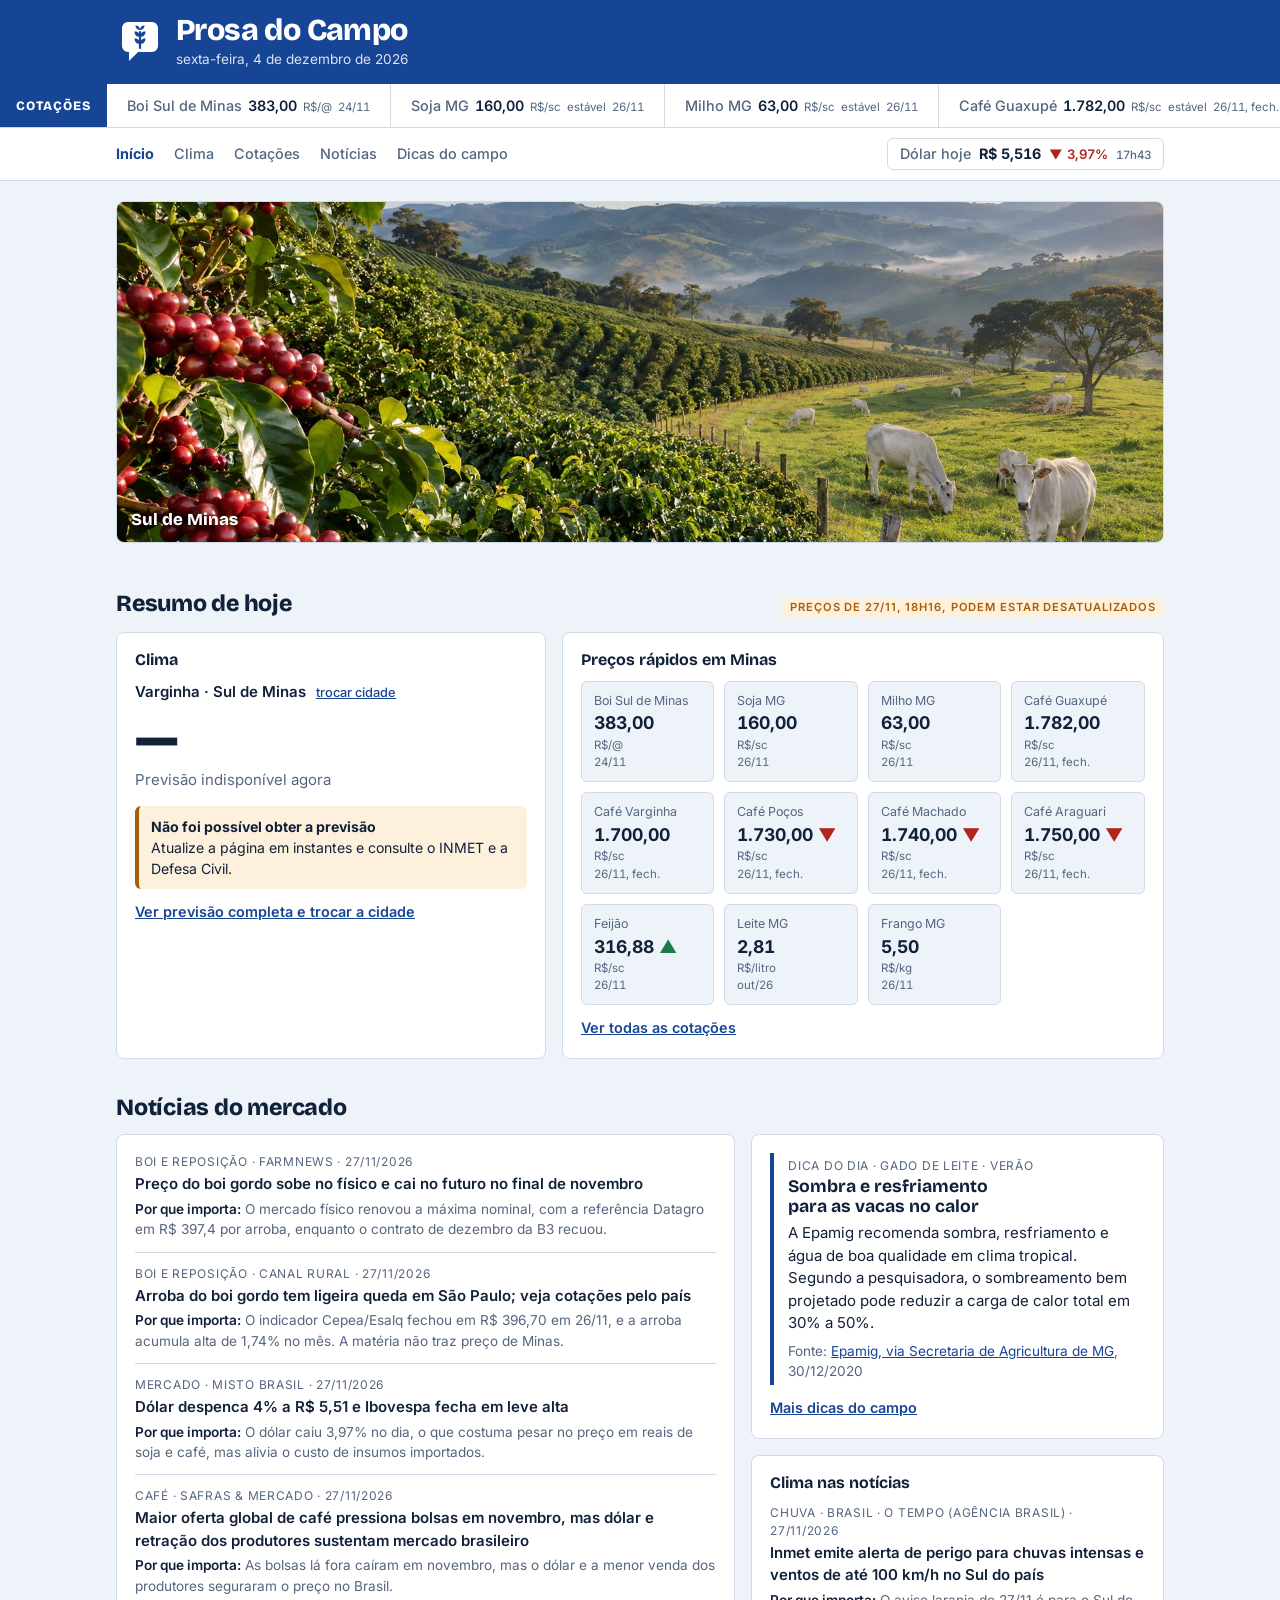
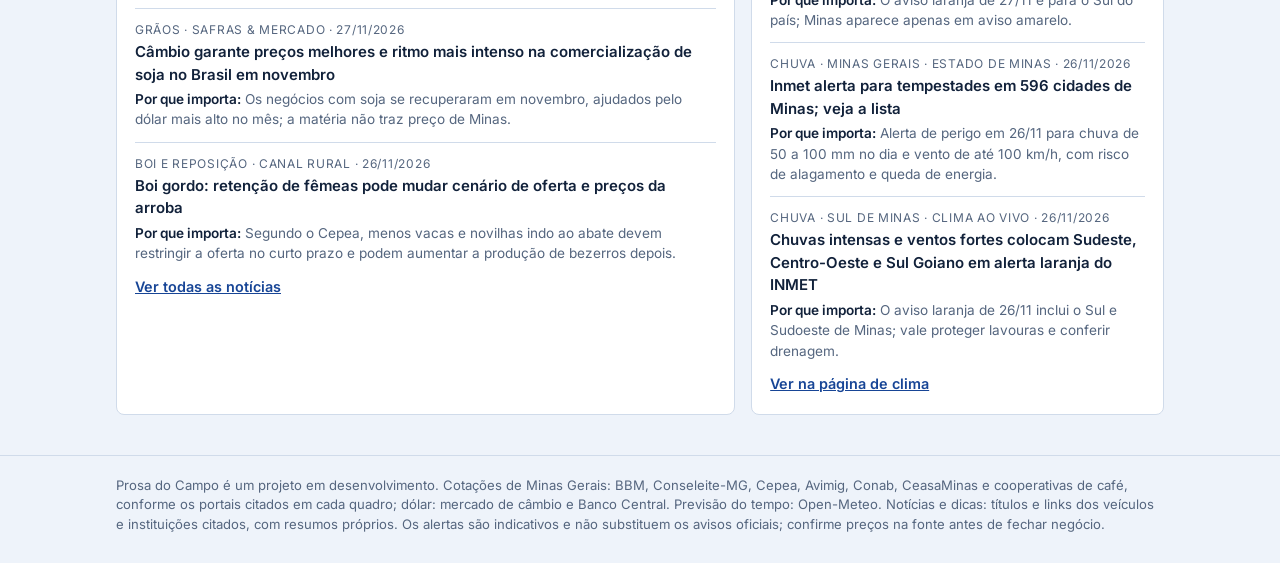
<file: index.html>
<!doctype html>
<html lang="pt-BR">
<head>
<meta charset="utf-8">
<meta name="viewport" content="width=device-width, initial-scale=1, viewport-fit=cover">
<title>Prosa do Campo</title>
<meta name="description" content="Notícias, clima e cotações do campo em Minas Gerais, com foco no Sul de Minas.">
<link rel="stylesheet" href="https://fonts.googleapis.com/css2?family=Bricolage+Grotesque:opsz,wght@12..96,600;12..96,800&family=Inter:wght@400;500;600&display=swap">
<link rel="stylesheet" href="assets/site.css">
</head>
<body data-page="inicio">
<header class="top">
  <div class="wrap">
    <a class="brand" href="index.html" style="color:inherit;text-decoration:none">
      <svg class="logo" viewBox="0 0 48 48" role="img" aria-label="Logo Prosa do Campo: balão de conversa com uma espiga">
        <path d="M6 10a6 6 0 0 1 6-6h24a6 6 0 0 1 6 6v18a6 6 0 0 1-6 6H22l-9 9v-9h-1a6 6 0 0 1-6-6z" fill="var(--accent-ink)"/>
        <path d="M24 30V14" stroke="var(--accent)" stroke-width="2.2" stroke-linecap="round" fill="none"/>
        <g fill="var(--accent)">
          <path d="M24 12c-3 0-4.5-2.5-4.5-4.5C22.500 7.500 24 9.500 24 12z"/>
          <path d="M24 12c3 0 4.500-2.500 4.500-4.500C25.500 7.500 24 9.500 24 12z"/>
          <path d="M24 19c-4 0-5.500-3-5.500-5.500C22 13.500 24 15.500 24 19z"/>
          <path d="M24 19c4 0 5.500-3 5.500-5.500C26 13.500 24 15.500 24 19z"/>
          <path d="M24 26c-4 0-5.500-3-5.500-5.500C22 20.500 24 22.500 24 26z"/>
          <path d="M24 26c4 0 5.500-3 5.500-5.500C26 20.500 24 22.500 24 26z"/>
        </g>
      </svg>
      <div>
        <h1>Prosa do Campo</h1>
        <p id="today">Notícias, clima e cotações para o produtor mineiro</p>
      </div>
    </a>
  </div>
</header>

<div class="ticker" aria-label="Cotações do dia">
  <a class="tk-label" href="cotacoes.html">Cotações</a>
  <div class="tk-view"><div class="tk-row" id="ticker"></div></div>
</div>

<nav class="sections" aria-label="Seções">
  <div class="wrap">
    <div class="links"><a href="index.html" aria-current="page">Início</a><a href="clima.html">Clima</a><a href="cotacoes.html">Cotações</a><a href="noticias.html">Notícias</a><a href="dicas.html">Dicas do campo</a></div>
    <a class="nav-usd" id="nav-usd" href="cotacoes.html#dolar"><span class="k">Dólar hoje</span><span class="v" id="nav-v">R$ —</span><span class="down" id="nav-pct"></span><span class="t" id="nav-t"></span></a>
  </div>
</nav>
<div class="wrap">
  <figure class="hero">
    <img src="assets/hero-sul-de-minas.jpg" width="1600" height="900" alt="Cafezal com frutos maduros em primeiro plano e gado pastando nas montanhas de Minas Gerais">
    <figcaption>Sul de Minas</figcaption>
  </figure>
</div>
<main class="wrap">

  <section aria-labelledby="h-hoje" style="margin-top:24px">
    <header><h2 id="h-hoje">Resumo de hoje</h2><span class="tag" id="cot-tag">Carregando…</span></header>
    <div class="home-top">
      <div class="panel now" aria-live="polite">
        <h3>Clima</h3>
        <div class="place" id="wx-place"></div>
        <div class="temp" id="wx-temp"></div>
        <div class="cond" id="wx-cond"></div>
        <div class="alerts" id="alerts"></div>
        <a class="more" href="clima.html">Ver previsão completa e trocar a cidade</a>
      </div>
      <div class="panel">
        <h3>Preços rápidos em Minas</h3>
        <div class="stats" id="home-stats"><p class="empty">Carregando…</p></div>
        <a class="more" href="cotacoes.html">Ver todas as cotações</a>
      </div>
    </div>
  </section>

  <section aria-labelledby="h-news">
    <header><h2 id="h-news">Notícias do mercado</h2></header>
    <div class="cols">
      <div class="panel">
        <ul class="news" id="home-news"><li class="sub">Carregando…</li></ul>
        <a class="more" href="noticias.html">Ver todas as notícias</a>
      </div>
      <div style="display:grid;gap:16px;align-content:start">
        <div class="panel" id="home-dica-box">
          <div id="home-dica"><p class="sub">Carregando…</p></div>
          <a class="more" href="dicas.html">Mais dicas do campo</a>
        </div>
        <div class="panel">
          <h3>Clima nas notícias</h3>
          <ul class="news" id="home-clima-news"><li class="sub">Carregando…</li></ul>
          <a class="more" href="clima.html">Ver na página de clima</a>
        </div>
      </div>
    </div>
  </section>

</main>

<footer>
  <div class="wrap">
    Prosa do Campo é um projeto em desenvolvimento. Cotações de Minas Gerais: BBM, Conseleite-MG, Cepea, Avimig, Conab, CeasaMinas e cooperativas de café, conforme os portais citados em cada quadro; dólar: mercado de câmbio e Banco Central. Previsão do tempo: Open-Meteo. Notícias e dicas: títulos e links dos veículos e instituições citados, com resumos próprios. Os alertas são indicativos e não substituem os avisos oficiais; confirme preços na fonte antes de fechar negócio.
  </div>
</footer>
<script src="assets/site.js"></script>
</body>
</html>
</file>
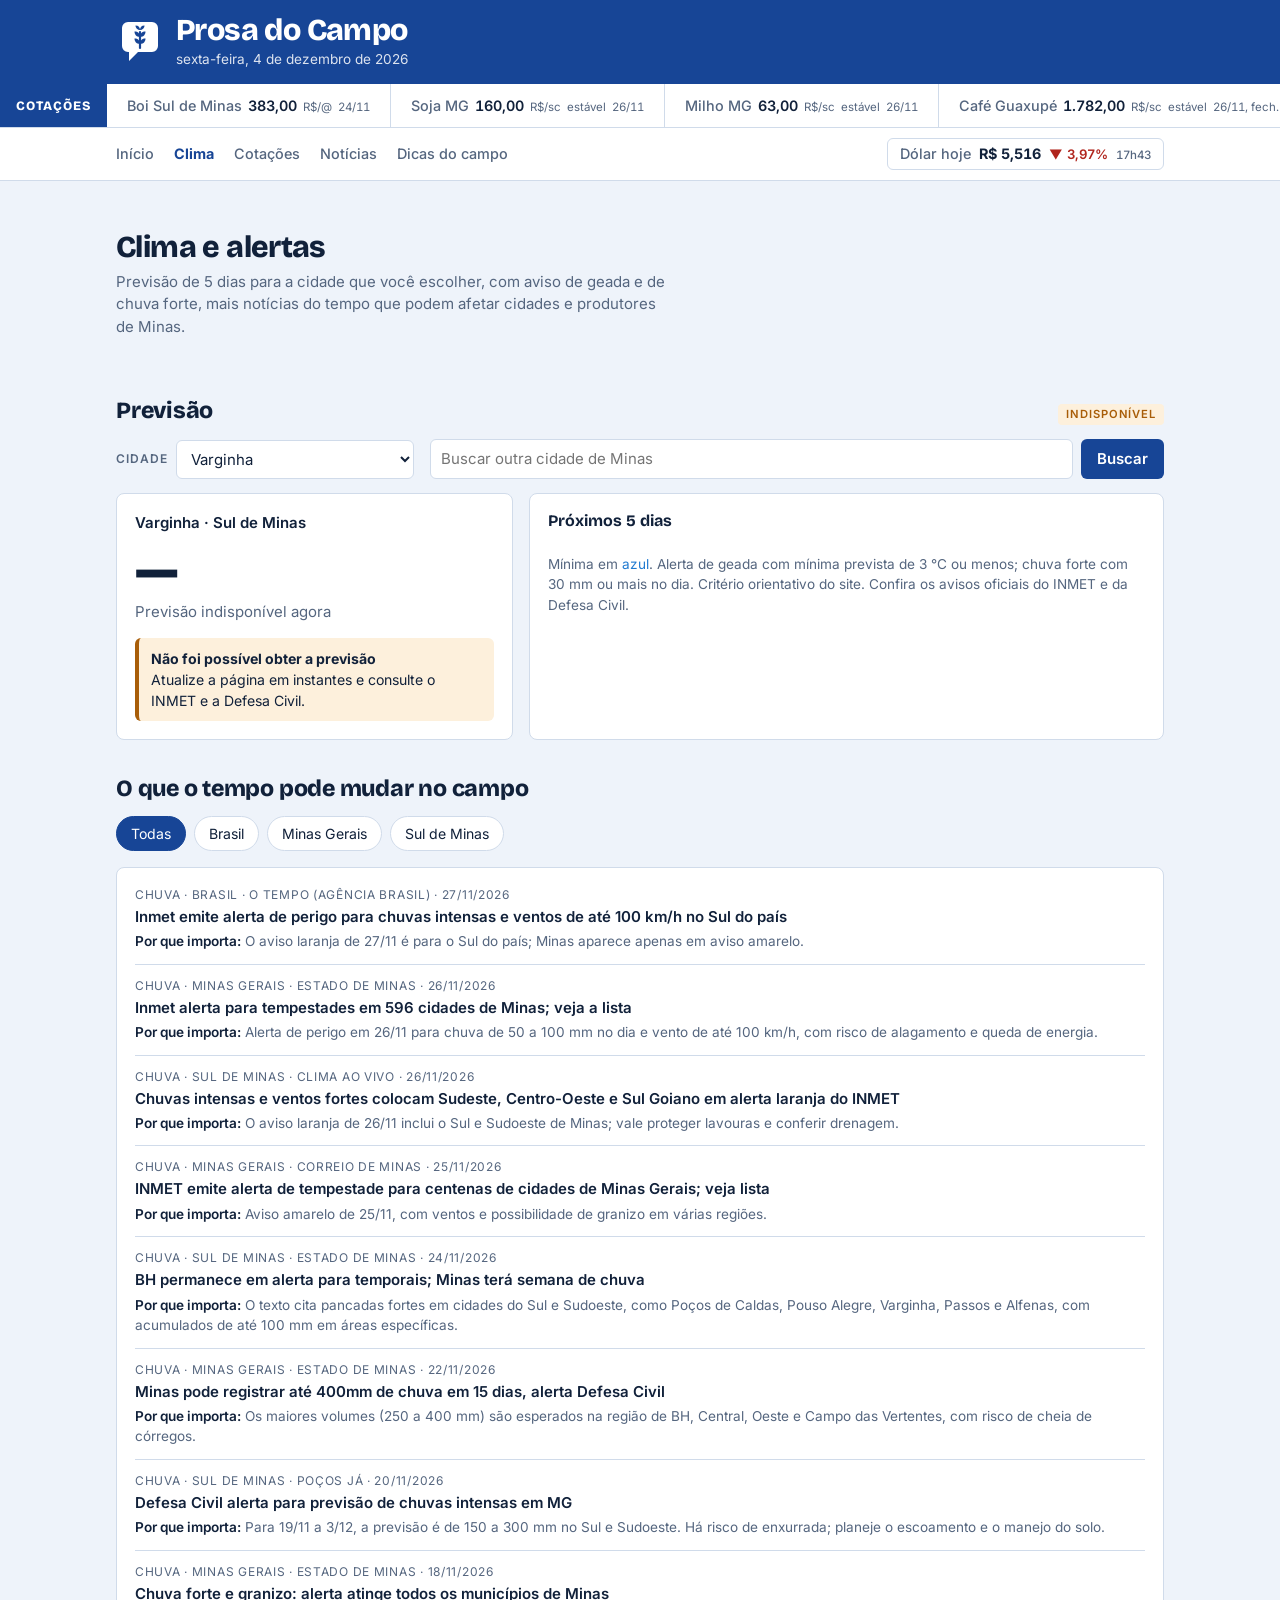
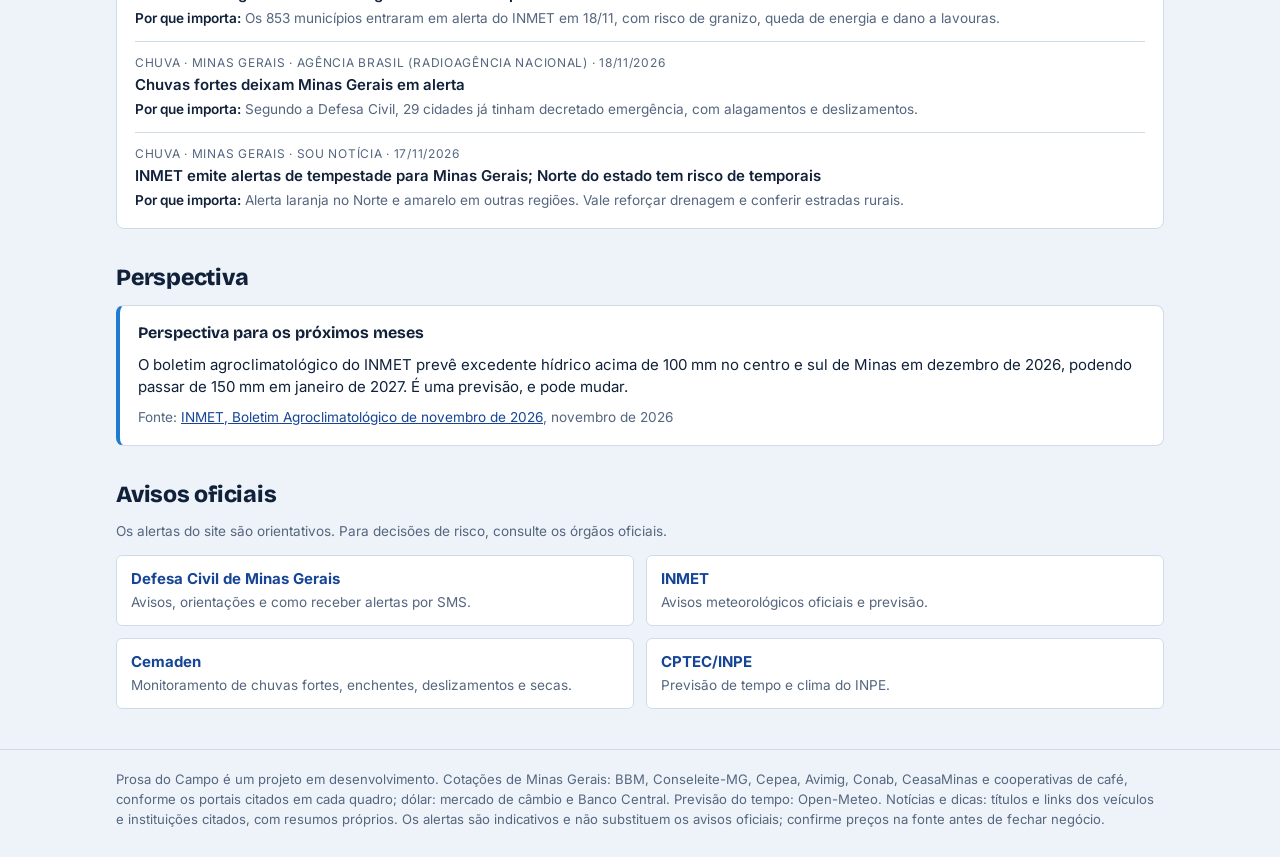
<file: clima.html>
<!doctype html>
<html lang="pt-BR">
<head>
<meta charset="utf-8">
<meta name="viewport" content="width=device-width, initial-scale=1, viewport-fit=cover">
<title>Clima · Prosa do Campo</title>
<meta name="description" content="Previsão por cidade de Minas Gerais, alertas de geada e chuva forte e notícias do tempo que afetam o campo.">
<link rel="stylesheet" href="https://fonts.googleapis.com/css2?family=Bricolage+Grotesque:opsz,wght@12..96,600;12..96,800&family=Inter:wght@400;500;600&display=swap">
<link rel="stylesheet" href="assets/site.css">
</head>
<body data-page="clima">
<header class="top">
  <div class="wrap">
    <a class="brand" href="index.html" style="color:inherit;text-decoration:none">
      <svg class="logo" viewBox="0 0 48 48" role="img" aria-label="Logo Prosa do Campo: balão de conversa com uma espiga">
        <path d="M6 10a6 6 0 0 1 6-6h24a6 6 0 0 1 6 6v18a6 6 0 0 1-6 6H22l-9 9v-9h-1a6 6 0 0 1-6-6z" fill="var(--accent-ink)"/>
        <path d="M24 30V14" stroke="var(--accent)" stroke-width="2.2" stroke-linecap="round" fill="none"/>
        <g fill="var(--accent)">
          <path d="M24 12c-3 0-4.5-2.5-4.5-4.5C22.500 7.500 24 9.500 24 12z"/>
          <path d="M24 12c3 0 4.500-2.500 4.500-4.500C25.500 7.500 24 9.500 24 12z"/>
          <path d="M24 19c-4 0-5.500-3-5.500-5.500C22 13.500 24 15.500 24 19z"/>
          <path d="M24 19c4 0 5.500-3 5.500-5.500C26 13.500 24 15.500 24 19z"/>
          <path d="M24 26c-4 0-5.500-3-5.500-5.500C22 20.500 24 22.500 24 26z"/>
          <path d="M24 26c4 0 5.500-3 5.500-5.500C26 20.500 24 22.500 24 26z"/>
        </g>
      </svg>
      <div>
        <h1>Prosa do Campo</h1>
        <p id="today">Notícias, clima e cotações para o produtor mineiro</p>
      </div>
    </a>
  </div>
</header>

<div class="ticker" aria-label="Cotações do dia">
  <a class="tk-label" href="cotacoes.html">Cotações</a>
  <div class="tk-view"><div class="tk-row" id="ticker"></div></div>
</div>

<nav class="sections" aria-label="Seções">
  <div class="wrap">
    <div class="links"><a href="index.html">Início</a><a href="clima.html" aria-current="page">Clima</a><a href="cotacoes.html">Cotações</a><a href="noticias.html">Notícias</a><a href="dicas.html">Dicas do campo</a></div>
    <a class="nav-usd" id="nav-usd" href="cotacoes.html#dolar"><span class="k">Dólar hoje</span><span class="v" id="nav-v">R$ —</span><span class="down" id="nav-pct"></span><span class="t" id="nav-t"></span></a>
  </div>
</nav>

<main class="wrap">

  <div class="page-head">
    <h2>Clima e alertas</h2>
    <p>Previsão de 5 dias para a cidade que você escolher, com aviso de geada e de chuva forte, mais notícias do tempo que podem afetar cidades e produtores de Minas.</p>
  </div>
  <section aria-labelledby="h-prev" style="margin-top:20px">
    <header><h2 id="h-prev">Previsão</h2><span class="sub"><span id="wx-status" class="tag">Carregando…</span></span></header>
    <div class="wx-tools">
      <div class="pick-city"><label for="city">Cidade</label><select id="city"></select></div>
      <form class="city-search" id="city-form" role="search">
        <label for="city-q" class="sr">Buscar outra cidade de Minas</label>
        <input id="city-q" type="search" placeholder="Buscar outra cidade de Minas" autocomplete="off" maxlength="60">
        <button type="submit">Buscar</button>
      </form>
    </div>
    <div id="city-results" class="city-results" aria-live="polite" hidden></div><div class="weather">
      <div class="panel now" aria-live="polite">
        <div class="place" id="wx-place"></div>
        <div class="temp" id="wx-temp"></div>
        <div class="cond" id="wx-cond"></div>
        <div class="alerts" id="alerts"></div>
      </div>
      <div class="panel">
        <h3>Próximos 5 dias</h3>
        <div class="days" id="days"></div>
        <p class="sub" style="margin:12px 0 0">Mínima em <span style="color:var(--sky)">azul</span>. Alerta de geada com mínima prevista de 3 °C ou menos; chuva forte com 30 mm ou mais no dia. Critério orientativo do site. Confira os avisos oficiais do INMET e da Defesa Civil.</p>
      </div>
    </div>
  </section>

  <section aria-labelledby="h-cn">
    <header><h2 id="h-cn">O que o tempo pode mudar no campo</h2></header>
    <div class="chips" id="clima-chips" role="group" aria-label="Filtrar por região"></div>
    <div class="panel"><ul class="news" id="clima-news"><li class="sub">Carregando…</li></ul></div>
  </section>

  <section id="clima-sazonal-box" aria-labelledby="h-saz">
    <header><h2 id="h-saz">Perspectiva</h2></header>
    <div id="clima-sazonal"></div>
  </section>

  <section aria-labelledby="h-of">
    <header><h2 id="h-of">Avisos oficiais</h2></header>
    <p class="disclaimer">Os alertas do site são orientativos. Para decisões de risco, consulte os órgãos oficiais.</p>
    <div class="linkgrid" id="clima-links"></div>
  </section>

</main>

<footer>
  <div class="wrap">
    Prosa do Campo é um projeto em desenvolvimento. Cotações de Minas Gerais: BBM, Conseleite-MG, Cepea, Avimig, Conab, CeasaMinas e cooperativas de café, conforme os portais citados em cada quadro; dólar: mercado de câmbio e Banco Central. Previsão do tempo: Open-Meteo. Notícias e dicas: títulos e links dos veículos e instituições citados, com resumos próprios. Os alertas são indicativos e não substituem os avisos oficiais; confirme preços na fonte antes de fechar negócio.
  </div>
</footer>
<script src="assets/site.js"></script>
</body>
</html>
</file>
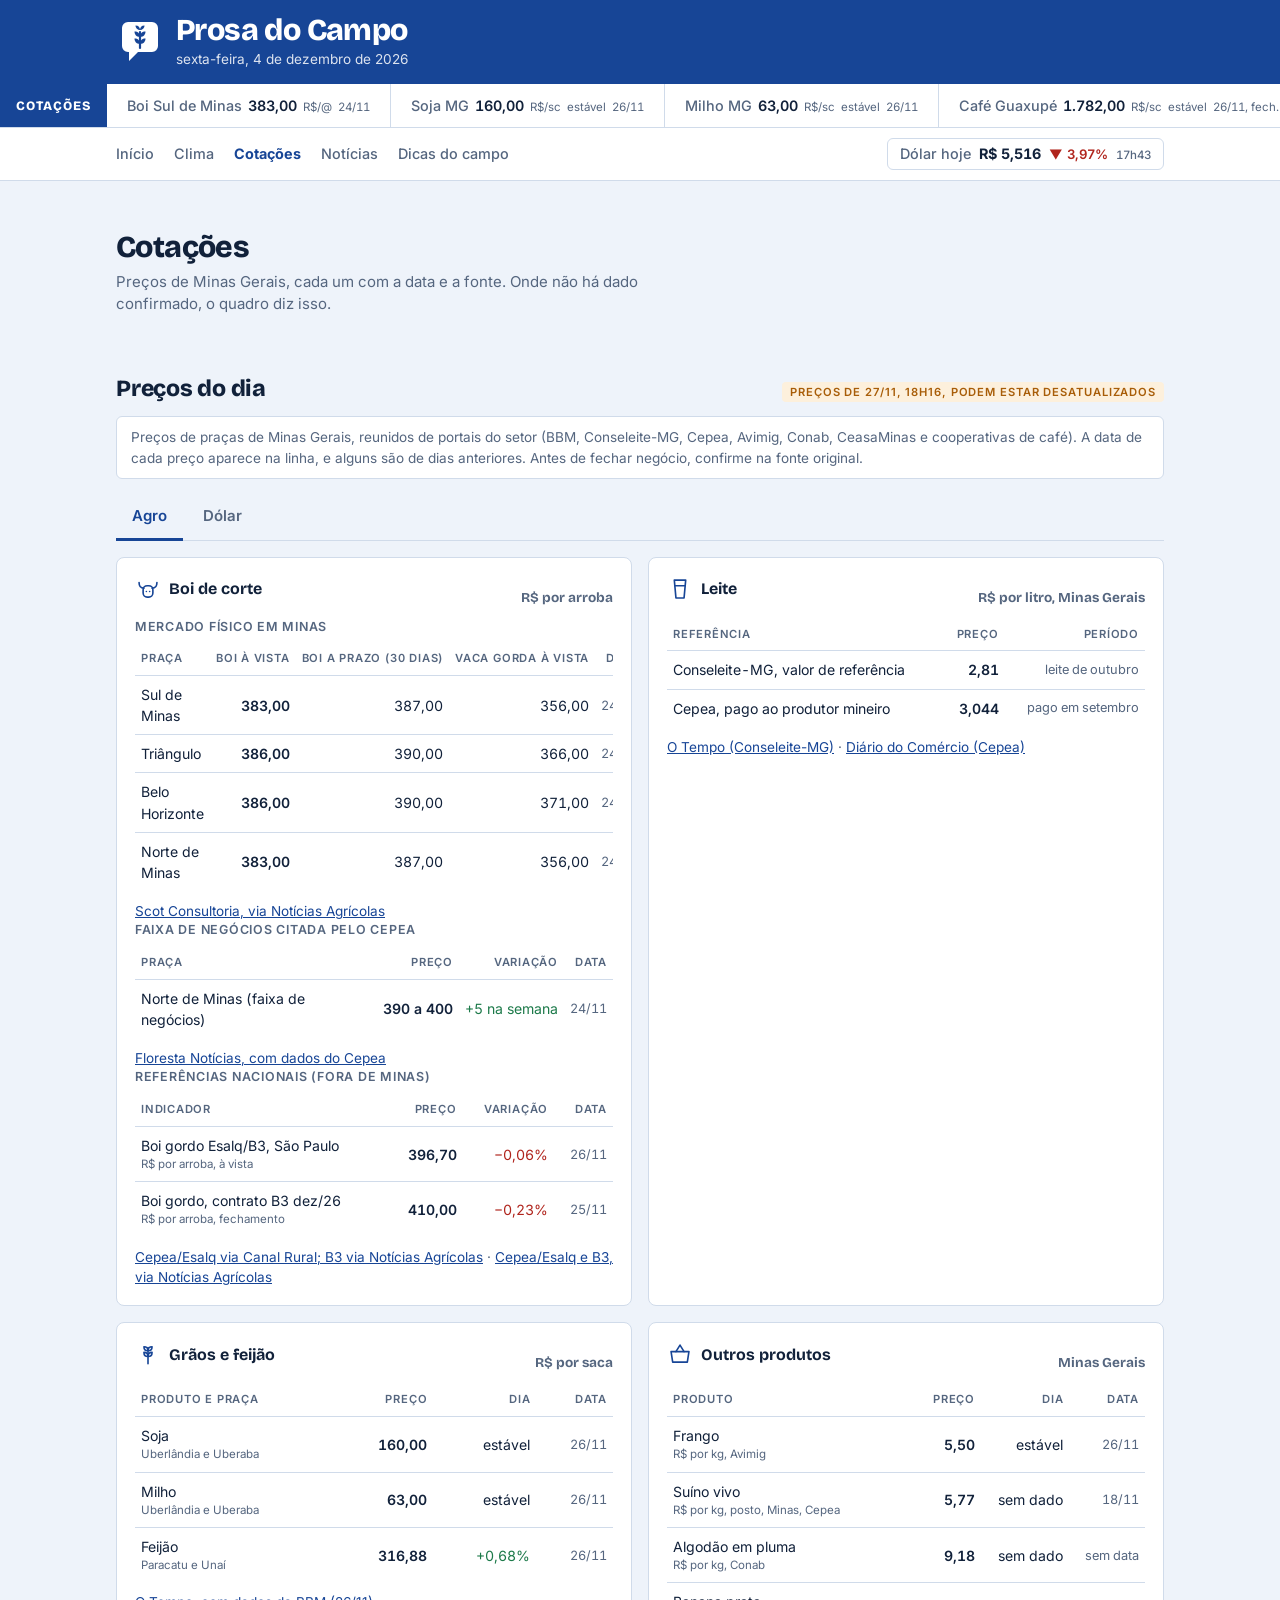
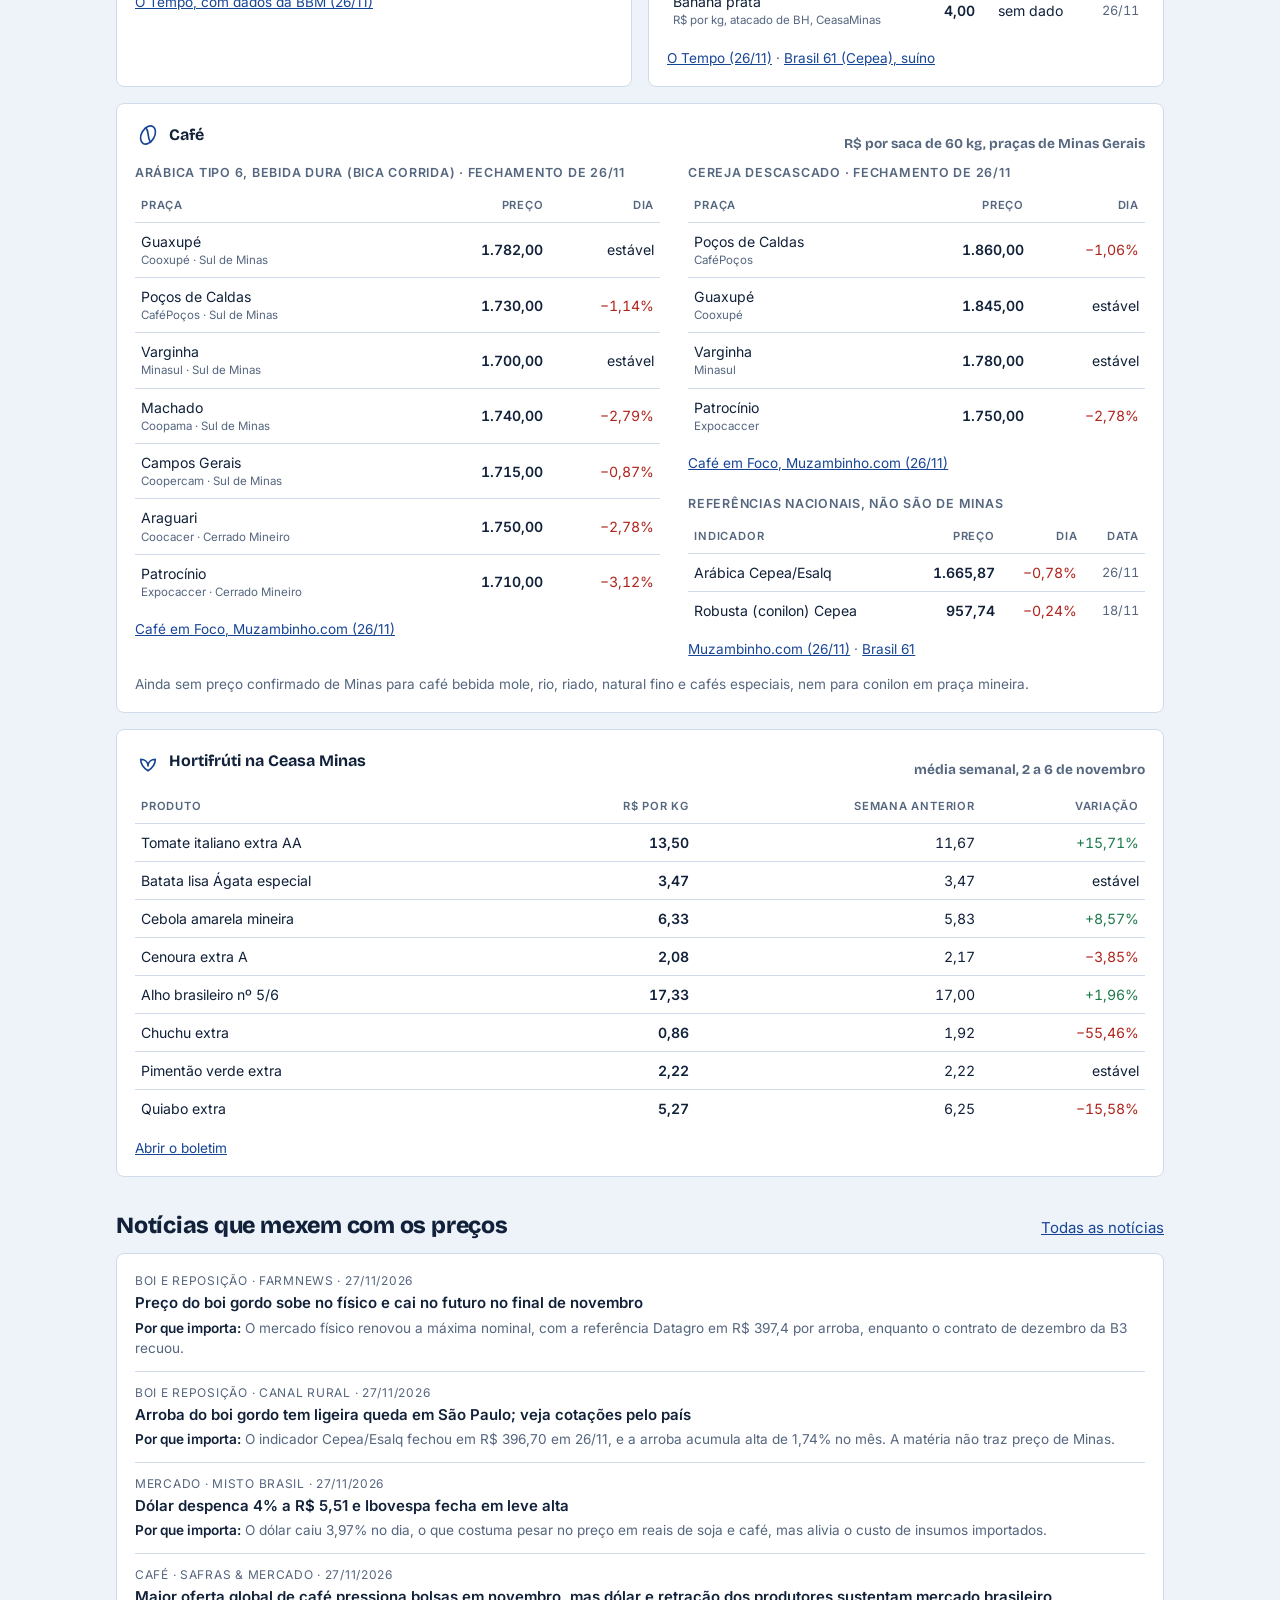
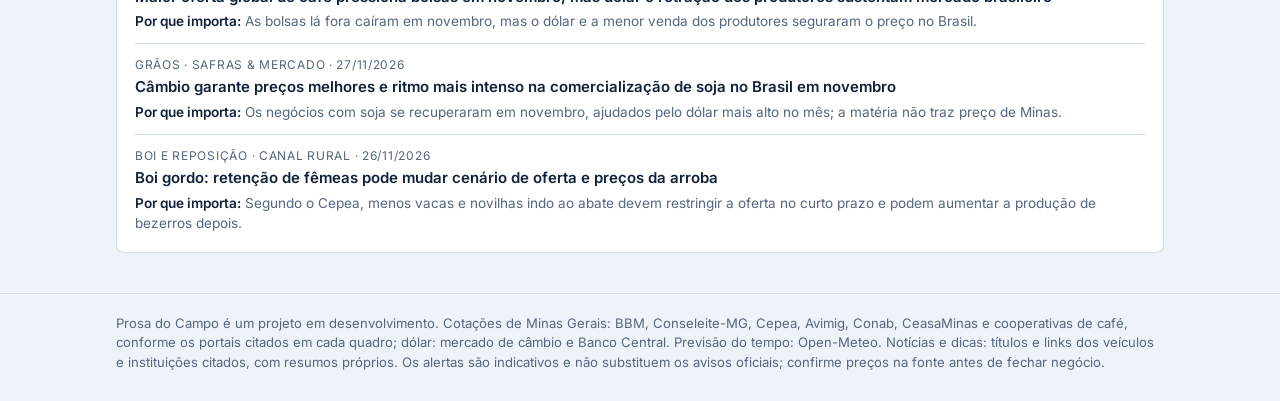
<file: cotacoes.html>
<!doctype html>
<html lang="pt-BR">
<head>
<meta charset="utf-8">
<meta name="viewport" content="width=device-width, initial-scale=1, viewport-fit=cover">
<title>Cotações · Prosa do Campo</title>
<meta name="description" content="Cotações do agro de Minas Gerais: boi, leite, grãos, café por cooperativa, hortifrúti e dólar.">
<link rel="stylesheet" href="https://fonts.googleapis.com/css2?family=Bricolage+Grotesque:opsz,wght@12..96,600;12..96,800&family=Inter:wght@400;500;600&display=swap">
<link rel="stylesheet" href="assets/site.css">
</head>
<body data-page="cotacoes">
<header class="top">
  <div class="wrap">
    <a class="brand" href="index.html" style="color:inherit;text-decoration:none">
      <svg class="logo" viewBox="0 0 48 48" role="img" aria-label="Logo Prosa do Campo: balão de conversa com uma espiga">
        <path d="M6 10a6 6 0 0 1 6-6h24a6 6 0 0 1 6 6v18a6 6 0 0 1-6 6H22l-9 9v-9h-1a6 6 0 0 1-6-6z" fill="var(--accent-ink)"/>
        <path d="M24 30V14" stroke="var(--accent)" stroke-width="2.2" stroke-linecap="round" fill="none"/>
        <g fill="var(--accent)">
          <path d="M24 12c-3 0-4.5-2.5-4.5-4.5C22.500 7.500 24 9.500 24 12z"/>
          <path d="M24 12c3 0 4.500-2.500 4.500-4.500C25.500 7.500 24 9.500 24 12z"/>
          <path d="M24 19c-4 0-5.500-3-5.500-5.500C22 13.500 24 15.500 24 19z"/>
          <path d="M24 19c4 0 5.500-3 5.500-5.500C26 13.500 24 15.500 24 19z"/>
          <path d="M24 26c-4 0-5.500-3-5.500-5.500C22 20.500 24 22.500 24 26z"/>
          <path d="M24 26c4 0 5.500-3 5.500-5.500C26 20.500 24 22.500 24 26z"/>
        </g>
      </svg>
      <div>
        <h1>Prosa do Campo</h1>
        <p id="today">Notícias, clima e cotações para o produtor mineiro</p>
      </div>
    </a>
  </div>
</header>

<div class="ticker" aria-label="Cotações do dia">
  <a class="tk-label" href="cotacoes.html">Cotações</a>
  <div class="tk-view"><div class="tk-row" id="ticker"></div></div>
</div>

<nav class="sections" aria-label="Seções">
  <div class="wrap">
    <div class="links"><a href="index.html">Início</a><a href="clima.html">Clima</a><a href="cotacoes.html" aria-current="page">Cotações</a><a href="noticias.html">Notícias</a><a href="dicas.html">Dicas do campo</a></div>
    <a class="nav-usd" id="nav-usd" href="cotacoes.html#dolar"><span class="k">Dólar hoje</span><span class="v" id="nav-v">R$ —</span><span class="down" id="nav-pct"></span><span class="t" id="nav-t"></span></a>
  </div>
</nav>

<main class="wrap">

  <div class="page-head">
    <h2>Cotações</h2>
    <p>Preços de Minas Gerais, cada um com a data e a fonte. Onde não há dado confirmado, o quadro diz isso.</p>
  </div>
  <section aria-labelledby="h-cot" style="margin-top:20px">
    <header><h2 id="h-cot">Preços do dia</h2><span class="tag" id="cot-tag">Carregando…</span></header>
    <p class="notice" id="aviso">Carregando…</p>
    <div class="tabs" role="tablist" aria-label="Tipo de cotação">
      <button type="button" role="tab" id="tab-agro" aria-selected="true" aria-controls="panel-agro">Agro</button>
      <button type="button" role="tab" id="tab-usd" aria-selected="false" aria-controls="panel-usd">Dólar</button>
    </div>
    <div class="quotes" id="panel-agro" role="tabpanel" aria-labelledby="tab-agro"><p class="empty">Carregando cotações…</p></div>
    <div class="usd" id="panel-usd" role="tabpanel" aria-labelledby="tab-usd" hidden>
      <div class="panel">
        <div class="lbl">Dólar à vista · USD/BRL</div>
        <div class="big" id="usd-val">—</div>
        <div class="chg" id="usd-chg"></div>
        <dl>
          <dt>Data</dt><dd id="usd-date"></dd>
          <dt>Tipo</dt><dd id="usd-type"></dd>
          <dt>PTAX (venda)</dt><dd id="usd-ptax"></dd>
        </dl>
      </div>
      <div class="panel">
        <h3>Registro do dia</h3>
        <div class="scroll"><table>
          <thead><tr><th>Horário</th><th>Valor</th><th>Variação</th><th>Fonte</th></tr></thead>
          <tbody id="usd-rows"></tbody></table></div>
        <p class="sub" id="usd-note" style="margin:10px 0 0"></p>
      </div>
    </div>
  </section>

  <section aria-labelledby="h-cn">
    <header><h2 id="h-cn">Notícias que mexem com os preços</h2><a href="noticias.html">Todas as notícias</a></header>
    <div class="panel"><ul class="news" id="cot-news"><li class="sub">Carregando…</li></ul></div>
  </section>

</main>

<footer>
  <div class="wrap">
    Prosa do Campo é um projeto em desenvolvimento. Cotações de Minas Gerais: BBM, Conseleite-MG, Cepea, Avimig, Conab, CeasaMinas e cooperativas de café, conforme os portais citados em cada quadro; dólar: mercado de câmbio e Banco Central. Previsão do tempo: Open-Meteo. Notícias e dicas: títulos e links dos veículos e instituições citados, com resumos próprios. Os alertas são indicativos e não substituem os avisos oficiais; confirme preços na fonte antes de fechar negócio.
  </div>
</footer>
<script src="assets/site.js"></script>
</body>
</html>
</file>
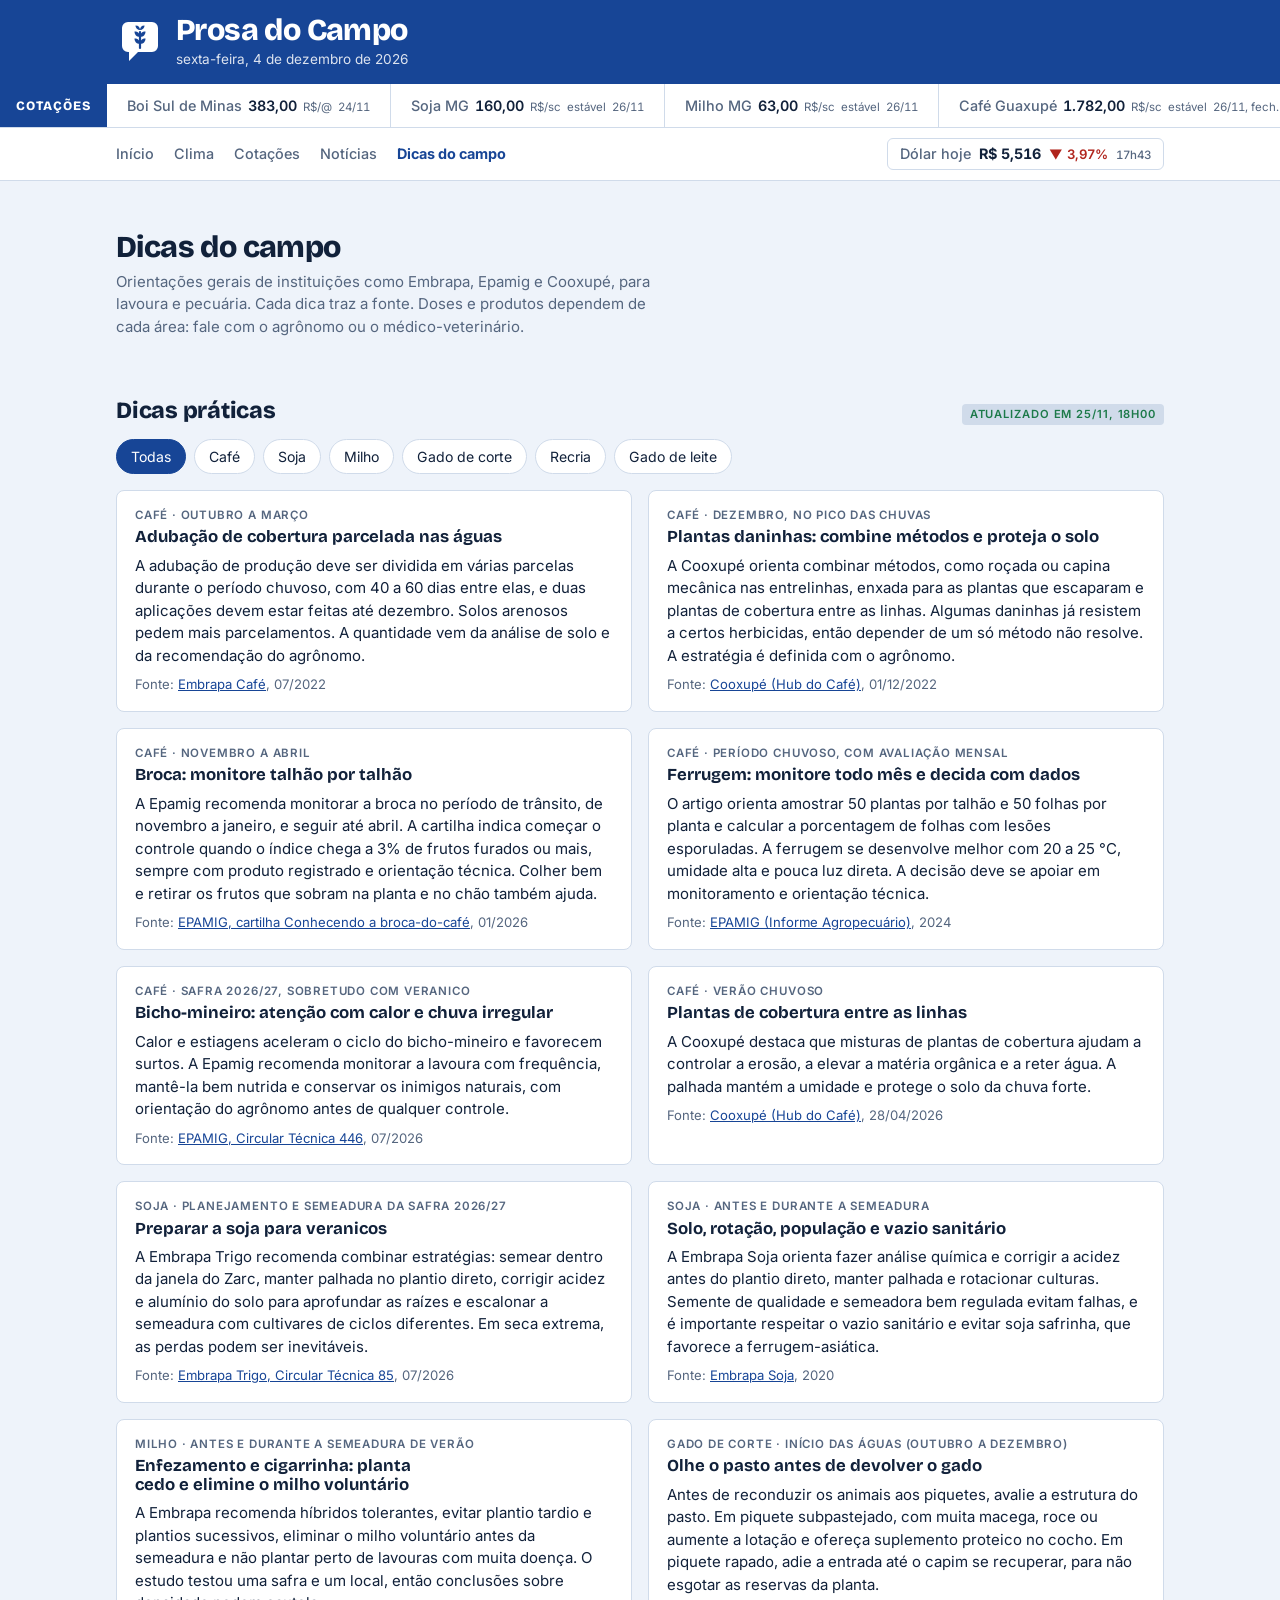
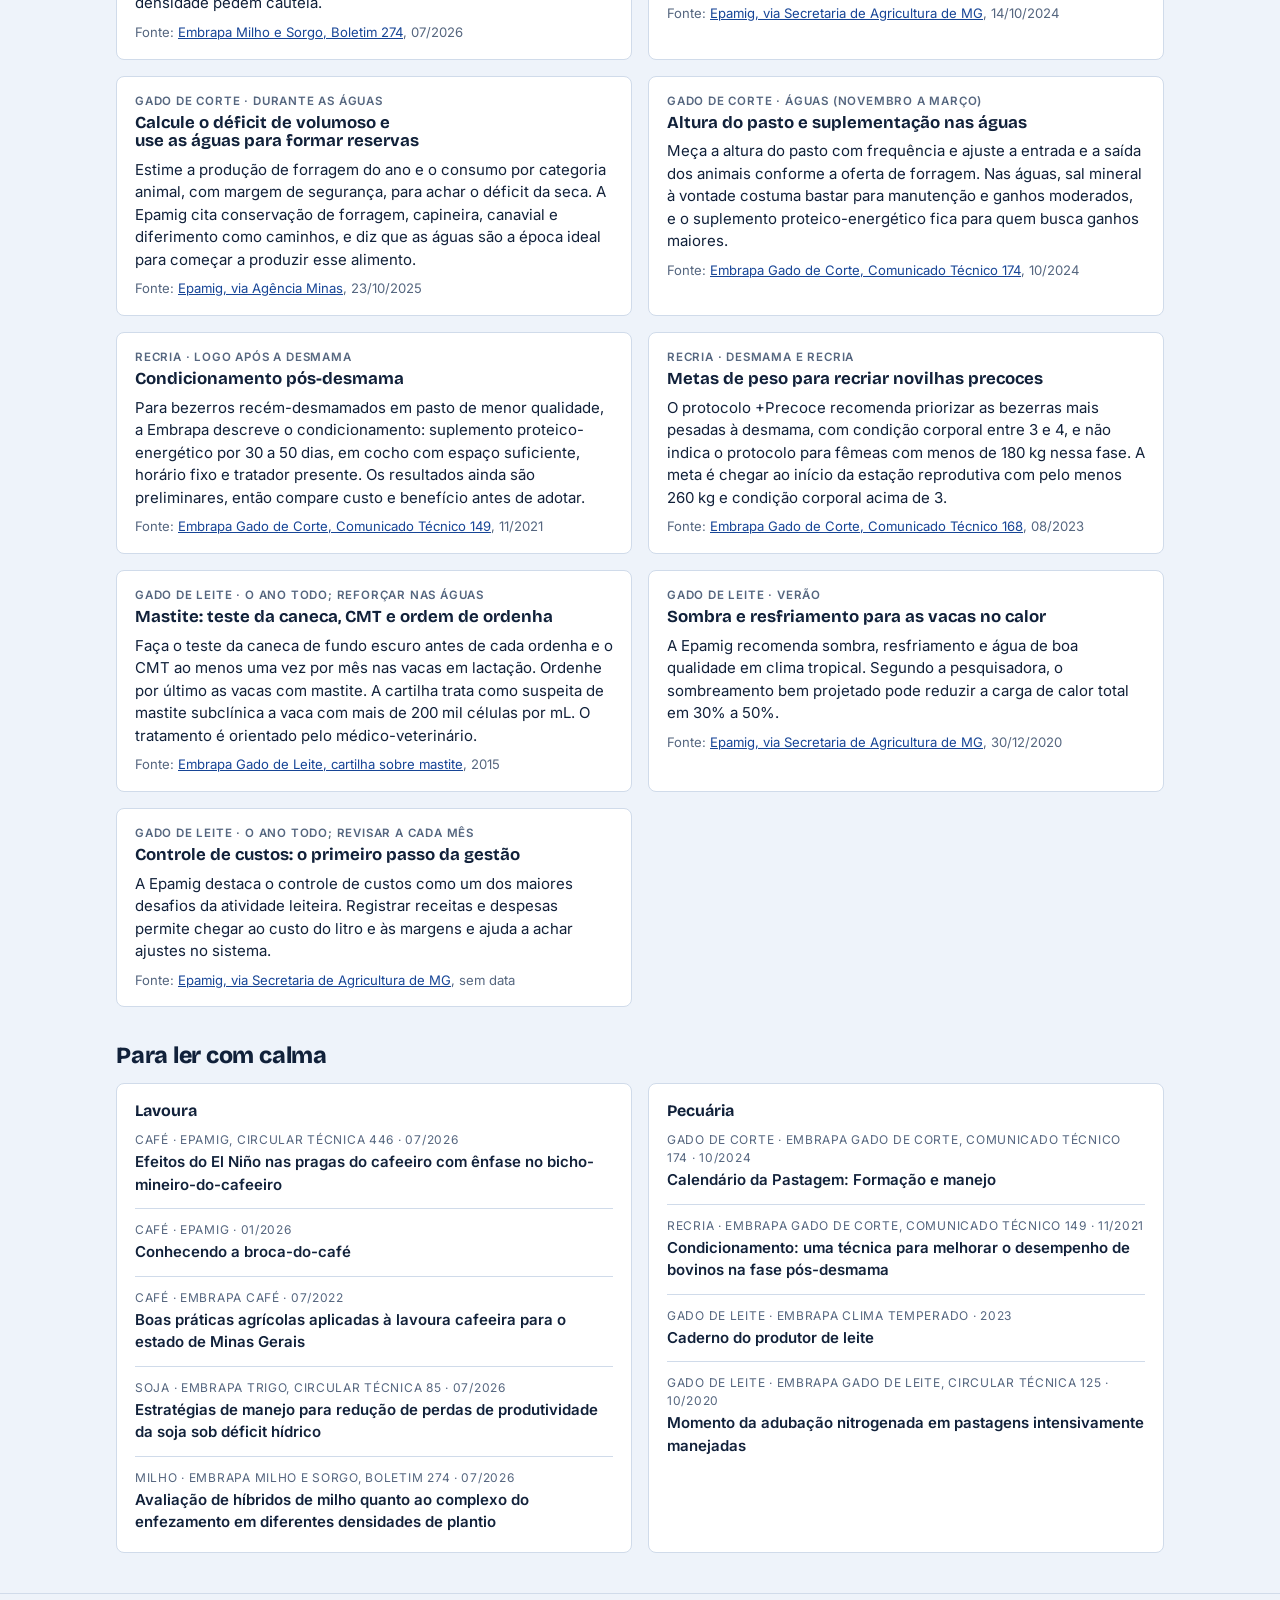
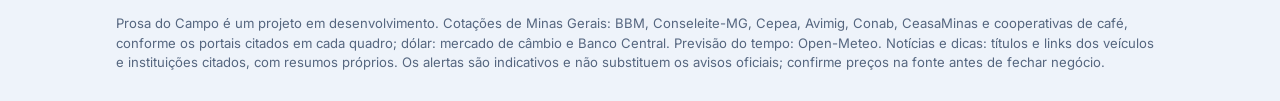
<file: dicas.html>
<!doctype html>
<html lang="pt-BR">
<head>
<meta charset="utf-8">
<meta name="viewport" content="width=device-width, initial-scale=1, viewport-fit=cover">
<title>Dicas do campo · Prosa do Campo</title>
<meta name="description" content="Dicas práticas para lavoura e pecuária de Minas Gerais, com a fonte técnica de cada uma.">
<link rel="stylesheet" href="https://fonts.googleapis.com/css2?family=Bricolage+Grotesque:opsz,wght@12..96,600;12..96,800&family=Inter:wght@400;500;600&display=swap">
<link rel="stylesheet" href="assets/site.css">
</head>
<body data-page="dicas">
<header class="top">
  <div class="wrap">
    <a class="brand" href="index.html" style="color:inherit;text-decoration:none">
      <svg class="logo" viewBox="0 0 48 48" role="img" aria-label="Logo Prosa do Campo: balão de conversa com uma espiga">
        <path d="M6 10a6 6 0 0 1 6-6h24a6 6 0 0 1 6 6v18a6 6 0 0 1-6 6H22l-9 9v-9h-1a6 6 0 0 1-6-6z" fill="var(--accent-ink)"/>
        <path d="M24 30V14" stroke="var(--accent)" stroke-width="2.2" stroke-linecap="round" fill="none"/>
        <g fill="var(--accent)">
          <path d="M24 12c-3 0-4.5-2.5-4.5-4.5C22.500 7.500 24 9.500 24 12z"/>
          <path d="M24 12c3 0 4.500-2.500 4.500-4.500C25.500 7.500 24 9.500 24 12z"/>
          <path d="M24 19c-4 0-5.500-3-5.500-5.500C22 13.500 24 15.500 24 19z"/>
          <path d="M24 19c4 0 5.500-3 5.500-5.500C26 13.500 24 15.500 24 19z"/>
          <path d="M24 26c-4 0-5.500-3-5.500-5.500C22 20.500 24 22.500 24 26z"/>
          <path d="M24 26c4 0 5.500-3 5.500-5.500C26 20.500 24 22.500 24 26z"/>
        </g>
      </svg>
      <div>
        <h1>Prosa do Campo</h1>
        <p id="today">Notícias, clima e cotações para o produtor mineiro</p>
      </div>
    </a>
  </div>
</header>

<div class="ticker" aria-label="Cotações do dia">
  <a class="tk-label" href="cotacoes.html">Cotações</a>
  <div class="tk-view"><div class="tk-row" id="ticker"></div></div>
</div>

<nav class="sections" aria-label="Seções">
  <div class="wrap">
    <div class="links"><a href="index.html">Início</a><a href="clima.html">Clima</a><a href="cotacoes.html">Cotações</a><a href="noticias.html">Notícias</a><a href="dicas.html" aria-current="page">Dicas do campo</a></div>
    <a class="nav-usd" id="nav-usd" href="cotacoes.html#dolar"><span class="k">Dólar hoje</span><span class="v" id="nav-v">R$ —</span><span class="down" id="nav-pct"></span><span class="t" id="nav-t"></span></a>
  </div>
</nav>

<main class="wrap">

  <div class="page-head">
    <h2>Dicas do campo</h2>
    <p>Orientações gerais de instituições como Embrapa, Epamig e Cooxupé, para lavoura e pecuária. Cada dica traz a fonte. Doses e produtos dependem de cada área: fale com o agrônomo ou o médico-veterinário.</p>
  </div>
  <section aria-labelledby="h-dc" style="margin-top:20px">
    <header><h2 id="h-dc">Dicas práticas</h2><span class="tag live" id="dicas-stamp">Dicas</span></header>
    <div class="chips" id="dicas-chips" role="group" aria-label="Filtrar por área"></div>
    <div class="cardgrid" id="dicas-list"><p class="sub">Carregando…</p></div>
  </section>

  <section aria-labelledby="h-lt">
    <header><h2 id="h-lt">Para ler com calma</h2></header>
    <div class="cols" style="grid-template-columns:repeat(2,minmax(0,1fr))">
      <div class="panel"><h3>Lavoura</h3><ul class="news" id="artigos-lav"><li class="sub">Carregando…</li></ul></div>
      <div class="panel"><h3>Pecuária</h3><ul class="news" id="artigos-pec"><li class="sub">Carregando…</li></ul></div>
    </div>
  </section>

</main>

<footer>
  <div class="wrap">
    Prosa do Campo é um projeto em desenvolvimento. Cotações de Minas Gerais: BBM, Conseleite-MG, Cepea, Avimig, Conab, CeasaMinas e cooperativas de café, conforme os portais citados em cada quadro; dólar: mercado de câmbio e Banco Central. Previsão do tempo: Open-Meteo. Notícias e dicas: títulos e links dos veículos e instituições citados, com resumos próprios. Os alertas são indicativos e não substituem os avisos oficiais; confirme preços na fonte antes de fechar negócio.
  </div>
</footer>
<script src="assets/site.js"></script>
</body>
</html>
</file>
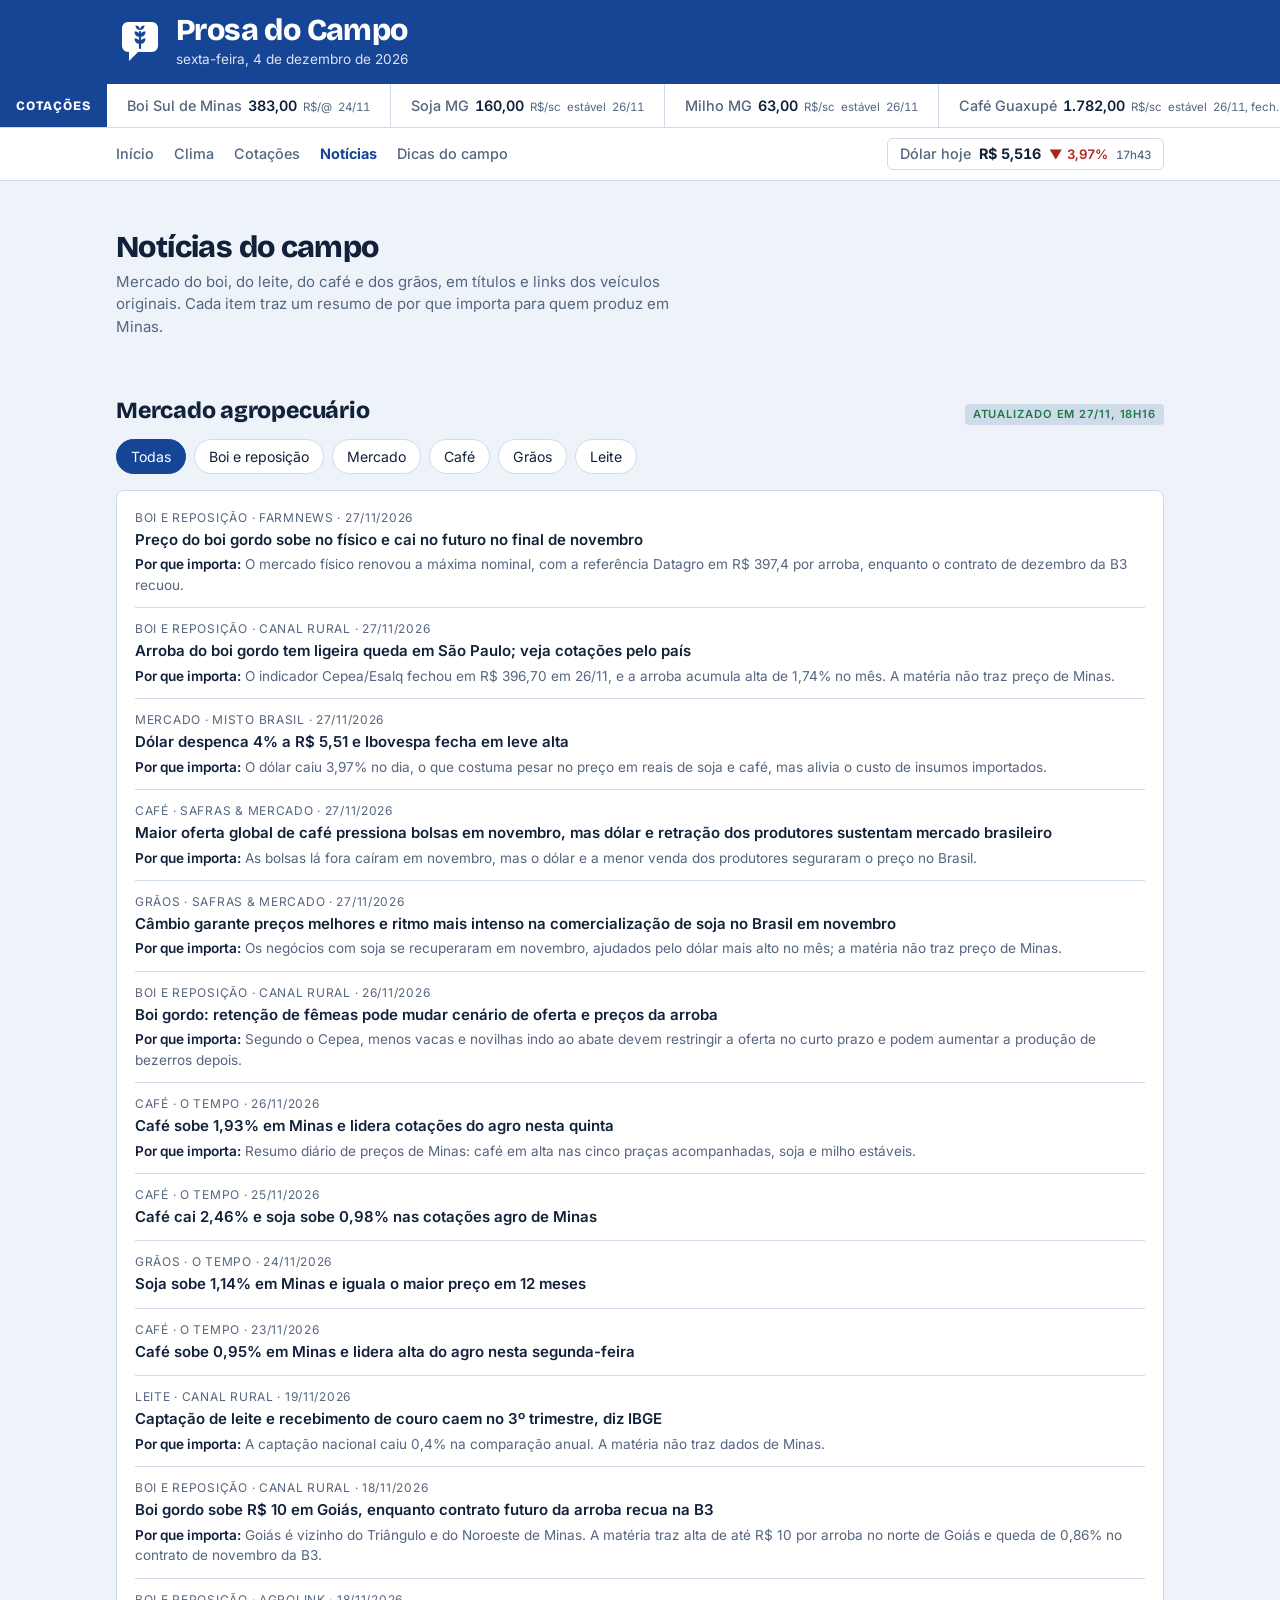
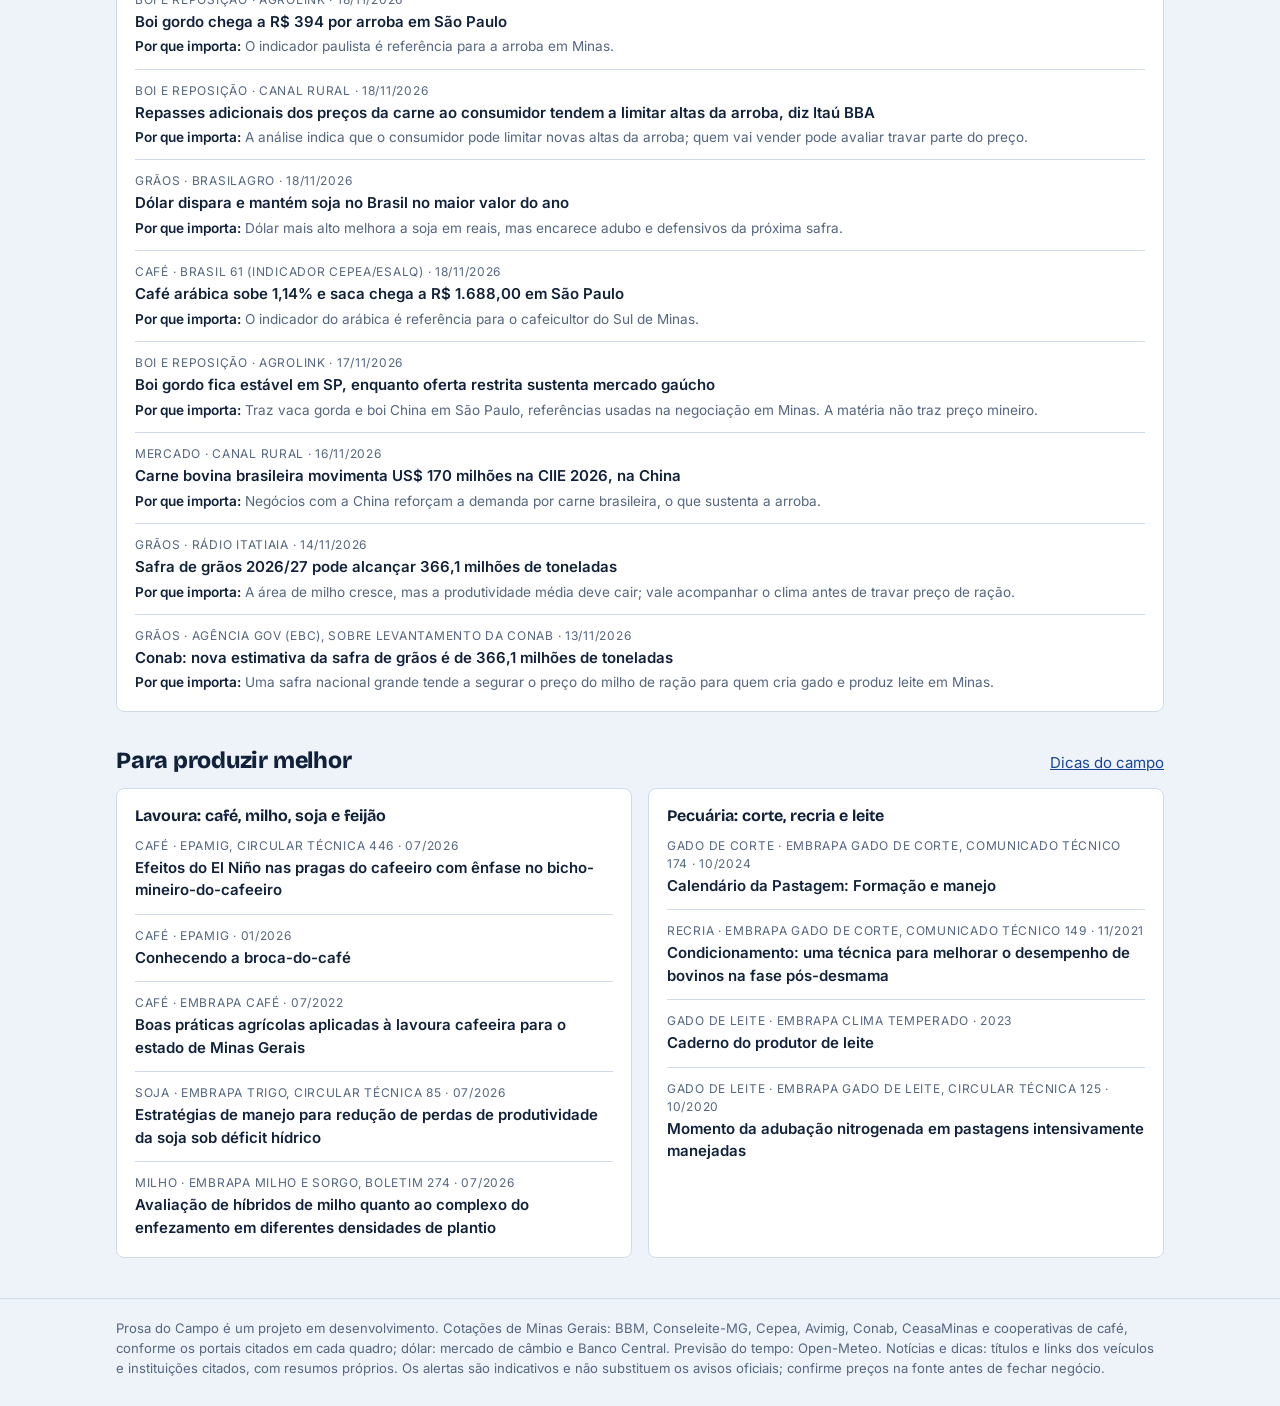
<file: noticias.html>
<!doctype html>
<html lang="pt-BR">
<head>
<meta charset="utf-8">
<meta name="viewport" content="width=device-width, initial-scale=1, viewport-fit=cover">
<title>Notícias · Prosa do Campo</title>
<meta name="description" content="Notícias do mercado agropecuário: boi, leite, café, grãos e leituras para produzir melhor na lavoura e na pecuária.">
<link rel="stylesheet" href="https://fonts.googleapis.com/css2?family=Bricolage+Grotesque:opsz,wght@12..96,600;12..96,800&family=Inter:wght@400;500;600&display=swap">
<link rel="stylesheet" href="assets/site.css">
</head>
<body data-page="noticias">
<header class="top">
  <div class="wrap">
    <a class="brand" href="index.html" style="color:inherit;text-decoration:none">
      <svg class="logo" viewBox="0 0 48 48" role="img" aria-label="Logo Prosa do Campo: balão de conversa com uma espiga">
        <path d="M6 10a6 6 0 0 1 6-6h24a6 6 0 0 1 6 6v18a6 6 0 0 1-6 6H22l-9 9v-9h-1a6 6 0 0 1-6-6z" fill="var(--accent-ink)"/>
        <path d="M24 30V14" stroke="var(--accent)" stroke-width="2.2" stroke-linecap="round" fill="none"/>
        <g fill="var(--accent)">
          <path d="M24 12c-3 0-4.5-2.5-4.5-4.5C22.500 7.500 24 9.500 24 12z"/>
          <path d="M24 12c3 0 4.500-2.500 4.500-4.500C25.500 7.500 24 9.500 24 12z"/>
          <path d="M24 19c-4 0-5.500-3-5.500-5.500C22 13.500 24 15.500 24 19z"/>
          <path d="M24 19c4 0 5.500-3 5.500-5.500C26 13.500 24 15.500 24 19z"/>
          <path d="M24 26c-4 0-5.500-3-5.500-5.500C22 20.500 24 22.500 24 26z"/>
          <path d="M24 26c4 0 5.500-3 5.500-5.500C26 20.500 24 22.500 24 26z"/>
        </g>
      </svg>
      <div>
        <h1>Prosa do Campo</h1>
        <p id="today">Notícias, clima e cotações para o produtor mineiro</p>
      </div>
    </a>
  </div>
</header>

<div class="ticker" aria-label="Cotações do dia">
  <a class="tk-label" href="cotacoes.html">Cotações</a>
  <div class="tk-view"><div class="tk-row" id="ticker"></div></div>
</div>

<nav class="sections" aria-label="Seções">
  <div class="wrap">
    <div class="links"><a href="index.html">Início</a><a href="clima.html">Clima</a><a href="cotacoes.html">Cotações</a><a href="noticias.html" aria-current="page">Notícias</a><a href="dicas.html">Dicas do campo</a></div>
    <a class="nav-usd" id="nav-usd" href="cotacoes.html#dolar"><span class="k">Dólar hoje</span><span class="v" id="nav-v">R$ —</span><span class="down" id="nav-pct"></span><span class="t" id="nav-t"></span></a>
  </div>
</nav>

<main class="wrap">

  <div class="page-head">
    <h2>Notícias do campo</h2>
    <p>Mercado do boi, do leite, do café e dos grãos, em títulos e links dos veículos originais. Cada item traz um resumo de por que importa para quem produz em Minas.</p>
  </div>
  <section aria-labelledby="h-nt" style="margin-top:20px">
    <header><h2 id="h-nt">Mercado agropecuário</h2><span class="tag live" id="news-stamp">Notícias recentes</span></header>
    <div class="chips" id="news-chips" role="group" aria-label="Filtrar por tema"></div>
    <div class="panel"><ul class="news" id="news-list"><li class="sub">Carregando…</li></ul></div>
  </section>

  <section aria-labelledby="h-pm">
    <header><h2 id="h-pm">Para produzir melhor</h2><a href="dicas.html">Dicas do campo</a></header>
    <div class="cols" style="grid-template-columns:repeat(2,minmax(0,1fr))">
      <div class="panel"><h3>Lavoura: café, milho, soja e feijão</h3><ul class="news" id="prod-lav"><li class="sub">Carregando…</li></ul></div>
      <div class="panel"><h3>Pecuária: corte, recria e leite</h3><ul class="news" id="prod-pec"><li class="sub">Carregando…</li></ul></div>
    </div>
  </section>

</main>

<footer>
  <div class="wrap">
    Prosa do Campo é um projeto em desenvolvimento. Cotações de Minas Gerais: BBM, Conseleite-MG, Cepea, Avimig, Conab, CeasaMinas e cooperativas de café, conforme os portais citados em cada quadro; dólar: mercado de câmbio e Banco Central. Previsão do tempo: Open-Meteo. Notícias e dicas: títulos e links dos veículos e instituições citados, com resumos próprios. Os alertas são indicativos e não substituem os avisos oficiais; confirme preços na fonte antes de fechar negócio.
  </div>
</footer>
<script src="assets/site.js"></script>
</body>
</html>
</file>
<file: assets/site.css>
/* Base comum (a versão publicada no GitHub Pages não tem o reset do visualizador) */
html { -webkit-text-size-adjust: 100%; color-scheme: light; }
body { margin: 0; }
img, svg { max-width: 100%; }
[hidden] { display: none !important; }
/* Layout: faixa azul com logo e cidade, ticker de cotações, ilustração, clima, cotações em abas, notícias e dicas */
:root {
  --bg: #eef3fa;
  --surface: #ffffff;
  --ink: #11213a;
  --muted: #55667f;
  --line: #d0dbea;
  --accent: #174596;
  --accent-ink: #ffffff;
  --sky: #1f7ad1;
  --warn: #a85d08;
  --warn-bg: #fdf0dc;
  --crit: #b0241c;
  --crit-bg: #fbe4e1;
  --good: #1d7a4a;
  --font-display: "Bricolage Grotesque", "Trebuchet MS", system-ui, sans-serif;
  --font-body: "Inter", system-ui, -apple-system, "Segoe UI", sans-serif;
}
@media (prefers-color-scheme: dark) {
  :root:not([data-theme="light"]) {
    --bg: #0c1524; --surface: #131f33; --ink: #e4ecf8; --muted: #9fb0c8; --line: #24344d;
    --accent: #7db0ff; --accent-ink: #07101f; --sky: #5fc0ee; --warn: #f0b15a; --warn-bg: #33250f;
    --crit: #ff8f86; --crit-bg: #3a1613; --good: #5fbf8a; color-scheme: dark;
  }
}
:root[data-theme="dark"] {
  --bg: #0c1524; --surface: #131f33; --ink: #e4ecf8; --muted: #9fb0c8; --line: #24344d;
  --accent: #7db0ff; --accent-ink: #07101f; --sky: #5fc0ee; --warn: #f0b15a; --warn-bg: #33250f;
  --crit: #ff8f86; --crit-bg: #3a1613; --good: #5fbf8a; color-scheme: dark;
}
* { box-sizing: border-box; }
body { background: var(--bg); color: var(--ink); font-family: var(--font-body); font-size: 15px; line-height: 1.5; }
.wrap { max-width: 1080px; margin: 0 auto; padding-left: max(16px, env(safe-area-inset-left, 0px)); padding-right: max(16px, env(safe-area-inset-right, 0px)); }
h1, h2, h3 { font-family: var(--font-display); text-wrap: balance; margin: 0; line-height: 1.1; }
a { color: var(--accent); }
:focus-visible { outline: 2px solid var(--sky); outline-offset: 2px; }

.top { background: var(--accent); color: var(--accent-ink); margin-top: calc(-1 * env(safe-area-inset-top, 0px)); padding-top: env(safe-area-inset-top, 0px); }
.top .wrap { display: flex; flex-wrap: wrap; gap: 12px 24px; align-items: center; justify-content: space-between; padding-block: 14px; }
.brand { display: flex; align-items: center; gap: 12px; min-width: 0; }
.logo { width: 48px; height: 48px; flex: none; }
.brand h1 { font-size: 1.9rem; font-weight: 800; letter-spacing: -0.02em; }
.brand p { margin: 2px 0 0; font-size: 0.85rem; opacity: 0.85; }
.pick { display: flex; align-items: center; gap: 8px; min-width: 0; }
.pick label { font-size: 0.75rem; text-transform: uppercase; letter-spacing: 0.08em; opacity: 0.85; }
select { font: inherit; padding: 8px 10px; border-radius: 6px; border: 1px solid var(--line); background: var(--surface); color: var(--ink); min-width: 0; max-width: 100%; }

/* Faixa de cotações */
.ticker { display: flex; background: var(--surface); border-bottom: 1px solid var(--line); }
.tk-label { flex: none; display: flex; align-items: center; padding: 0 16px; padding-left: max(16px, env(safe-area-inset-left, 0px)); font-family: var(--font-display); font-weight: 800; font-size: 0.8rem; text-transform: uppercase; letter-spacing: 0.08em; background: var(--accent); color: var(--accent-ink); text-decoration: none; }
.tk-view { overflow: hidden; flex: 1; min-width: 0; }
.tk-row { display: flex; width: max-content; animation: tick 70s linear infinite; }
.tk-view:hover .tk-row { animation-play-state: paused; }
.tk { display: flex; align-items: baseline; gap: 6px; padding: 11px 20px; border-right: 1px solid var(--line); white-space: nowrap; font-variant-numeric: tabular-nums; font-size: 0.9rem; }
.tk .k { font-weight: 500; color: var(--muted); }
.tk .v { font-weight: 600; }
.tk .u, .tk .d { font-size: 0.72rem; color: var(--muted); }
.tk .up { color: var(--good); } .tk .down { color: var(--crit); }
@keyframes tick { to { transform: translateX(-50%); } }
@media (prefers-reduced-motion: reduce) {
  .tk-view { overflow-x: auto; }
  .tk-row { animation: none; }
  .tk-dup { display: none; }
}

nav.sections { border-bottom: 1px solid var(--line); background: var(--surface); }
nav.sections .wrap { display: flex; align-items: center; justify-content: space-between; gap: 16px; padding-block: 10px; }
nav.sections .links { display: flex; gap: 20px; overflow-x: auto; min-width: 0; }
nav.sections a.nav-usd { flex: none; display: flex; align-items: baseline; gap: 8px; color: var(--ink); padding: 4px 12px; border: 1px solid var(--line); border-radius: 6px; font-variant-numeric: tabular-nums; }
nav.sections a.nav-usd:hover { color: var(--ink); border-color: var(--accent); }
.nav-usd .k { color: var(--muted); font-weight: 500; }
.nav-usd .v { font-weight: 700; }
.nav-usd .up { color: var(--good); font-weight: 600; font-size: 0.82rem; }
.nav-usd .down { color: var(--crit); font-weight: 600; font-size: 0.82rem; }
.nav-usd .t { color: var(--muted); font-size: 0.72rem; }
@media (max-width: 520px) { .nav-usd .t { display: none; } }
nav.sections a { white-space: nowrap; text-decoration: none; color: var(--muted); font-weight: 500; font-size: 0.9rem; }
nav.sections a:hover { color: var(--accent); }

.wx-tools { display: flex; flex-wrap: wrap; gap: 10px 16px; align-items: center; margin-bottom: 14px; }
.pick-city { display: flex; align-items: center; gap: 8px; min-width: 0; }
.pick-city label { font-size: 0.75rem; text-transform: uppercase; letter-spacing: 0.08em; color: var(--muted); font-weight: 600; }
.pick-city select { max-width: 100%; }
.city-search { display: flex; gap: 8px; flex: 1; min-width: 240px; }
.city-search input { flex: 1; min-width: 0; font: inherit; padding: 8px 10px; border: 1px solid var(--line); border-radius: 6px; background: var(--surface); color: var(--ink); }
.city-search button { font: inherit; font-weight: 600; padding: 8px 16px; border: 0; border-radius: 6px; background: var(--accent); color: var(--accent-ink); cursor: pointer; }
.city-results { display: flex; flex-wrap: wrap; gap: 8px; align-items: center; margin: -4px 0 14px; }
.city-results button { font: inherit; padding: 6px 12px; border: 1px solid var(--line); border-radius: 999px; background: var(--surface); color: var(--ink); cursor: pointer; }
.city-results button:hover { border-color: var(--accent); color: var(--accent); }
.sr { position: absolute; width: 1px; height: 1px; overflow: hidden; clip: rect(0 0 0 0); white-space: nowrap; }
.hero { margin: 20px 0 0; border-radius: 8px; overflow: hidden; border: 1px solid var(--line); background: var(--surface); position: relative; }
.hero svg { display: block; width: 100%; height: 170px; }
.hero figcaption { position: absolute; left: 14px; bottom: 10px; color: var(--accent-ink); font-family: var(--font-display); font-weight: 800; font-size: 1.05rem; }

main { padding-block: 24px 40px; display: grid; gap: 36px; }
section > header { display: flex; flex-wrap: wrap; gap: 6px 14px; align-items: baseline; justify-content: space-between; margin-bottom: 14px; }
section > header h2 { font-size: 1.45rem; font-weight: 800; letter-spacing: -0.01em; }
.sub { color: var(--muted); font-size: 0.85rem; }
.tag { display: inline-block; font-size: 0.7rem; font-weight: 600; text-transform: uppercase; letter-spacing: 0.08em; padding: 2px 8px; border-radius: 4px; background: var(--warn-bg); color: var(--warn); }
.tag.live { background: var(--line); color: var(--good); }
.notice { border: 1px solid var(--line); background: var(--surface); color: var(--muted); padding: 10px 14px; border-radius: 6px; font-size: 0.85rem; margin: 0 0 16px; }

/* Clima */
.weather { display: grid; gap: 16px; grid-template-columns: minmax(0, 1fr) minmax(0, 1.6fr); }
.panel { background: var(--surface); border: 1px solid var(--line); border-radius: 8px; padding: 18px; min-width: 0; }
.now .temp { font-family: var(--font-display); font-size: 3.4rem; font-weight: 800; line-height: 1; letter-spacing: -0.03em; }
.now .cond { color: var(--muted); margin-top: 4px; }
.now .place { font-weight: 600; margin-bottom: 8px; }
.alerts { display: grid; gap: 8px; margin-top: 14px; }
.alert { padding: 10px 12px; border-radius: 6px; font-size: 0.88rem; border-left: 4px solid; }
.alert strong { display: block; }
.alert.crit { background: var(--crit-bg); border-color: var(--crit); }
.alert.warn { background: var(--warn-bg); border-color: var(--warn); }
.alert.ok { background: var(--bg); border-color: var(--good); }
.days { display: grid; grid-template-columns: repeat(5, minmax(0, 1fr)); gap: 8px; }
.day { text-align: center; padding: 10px 4px; border: 1px solid var(--line); border-radius: 6px; font-variant-numeric: tabular-nums; min-width: 0; }
.day .dn { font-weight: 600; font-size: 0.85rem; }
.day .dc { font-size: 0.72rem; color: var(--muted); min-height: 2.2em; }
.day .mm { margin-top: 4px; font-weight: 600; }
.day .mm span { color: var(--sky); }
.day .rain { font-size: 0.78rem; color: var(--muted); margin-top: 2px; }
.day.frost { border-color: var(--crit); background: var(--crit-bg); }
.day.heavy { border-color: var(--sky); }
.panel h3 { font-size: 1rem; margin-bottom: 12px; }

/* Cotações */
.ico { width: 26px; height: 26px; fill: none; stroke: var(--accent); stroke-width: 2; stroke-linecap: round; stroke-linejoin: round; flex: none; }
.ttl { display: inline-flex; align-items: center; gap: 8px; }
.tabs { display: flex; gap: 4px; margin-bottom: 16px; border-bottom: 1px solid var(--line); }
.tabs button { font: inherit; font-weight: 600; padding: 10px 16px; background: none; border: 0; border-bottom: 3px solid transparent; color: var(--muted); cursor: pointer; margin-bottom: -1px; }
.tabs button[aria-selected="true"] { color: var(--accent); border-bottom-color: var(--accent); }
.quotes { display: grid; gap: 16px; grid-template-columns: repeat(2, minmax(0, 1fr)); }
.q h3 { display: flex; justify-content: space-between; align-items: baseline; gap: 8px; flex-wrap: wrap; }
.scroll { overflow-x: auto; }
table { width: 100%; border-collapse: collapse; font-variant-numeric: tabular-nums; }
th, td { text-align: right; padding: 8px 6px; border-bottom: 1px solid var(--line); font-size: 0.88rem; white-space: nowrap; }
th:first-child, td:first-child { text-align: left; white-space: normal; }
th { font-size: 0.7rem; text-transform: uppercase; letter-spacing: 0.07em; color: var(--muted); font-weight: 600; }
tr:last-child td { border-bottom: 0; }
td.val { font-weight: 600; }
td.dt { color: var(--muted); font-size: 0.8rem; }
.up { color: var(--good); } .down { color: var(--crit); }
.unit { display: block; font-size: 0.72rem; color: var(--muted); }
.empty { margin: 0; padding: 14px; border: 1px dashed var(--line); border-radius: 6px; color: var(--muted); font-size: 0.88rem; }

.q.wide { grid-column: 1 / -1; }
.cafe-grid { display: grid; gap: 18px 28px; grid-template-columns: minmax(0, 1.15fr) minmax(0, 1fr); }
.cafe-grid > div { min-width: 0; }
.q h4 { margin: 0 0 6px; font-size: 0.78rem; text-transform: uppercase; letter-spacing: 0.06em; color: var(--muted); font-weight: 600; }
.cafe-grid .stack { display: grid; gap: 22px; align-content: start; }
.usd { display: grid; gap: 16px; grid-template-columns: minmax(0, 1fr) minmax(0, 1.6fr); }
.usd .lbl { font-size: 0.75rem; text-transform: uppercase; letter-spacing: 0.08em; color: var(--muted); font-weight: 600; }
.usd .big { font-family: var(--font-display); font-size: 3.2rem; font-weight: 800; line-height: 1.05; letter-spacing: -0.03em; margin: 6px 0 4px; font-variant-numeric: tabular-nums; }
.usd .chg { font-weight: 600; font-variant-numeric: tabular-nums; }
.usd dl { display: grid; grid-template-columns: auto 1fr; gap: 4px 16px; margin: 14px 0 0; font-variant-numeric: tabular-nums; font-size: 0.9rem; }
.usd dt { color: var(--muted); } .usd dd { margin: 0; text-align: right; font-weight: 600; }

/* Notícias e dicas */
.cols { display: grid; gap: 16px; grid-template-columns: minmax(0, 1.5fr) minmax(0, 1fr); }
.news { list-style: none; margin: 0; padding: 0; display: grid; }
.news li { padding: 12px 0; border-bottom: 1px solid var(--line); }
.news li:first-child { padding-top: 0; }
.news li:last-child { border-bottom: 0; padding-bottom: 0; }
.news .meta { font-size: 0.75rem; color: var(--muted); text-transform: uppercase; letter-spacing: 0.06em; }
.news a { display: inline-block; margin-top: 2px; font-weight: 600; color: var(--ink); text-decoration: none; }
.news a:hover { color: var(--accent); text-decoration: underline; }
.tips { margin: 0; padding-left: 1.1em; display: grid; gap: 10px; }
.tips li::marker { color: var(--accent); }

footer { border-top: 1px solid var(--line); padding-block: 20px 28px; color: var(--muted); font-size: 0.82rem; }

@media (max-width: 760px) {
  .weather, .quotes, .cols, .usd, .cafe-grid { grid-template-columns: minmax(0, 1fr); }
  .days { grid-template-columns: repeat(5, minmax(64px, 1fr)); overflow-x: auto; }
  .brand h1 { font-size: 1.6rem; }
  .hero svg { height: 130px; }
}

/* ===== Várias páginas ===== */
nav.sections .links a[aria-current="page"] { color: var(--accent); font-weight: 700; box-shadow: 0 2px 0 var(--accent); }
.page-head { padding-block: 26px 4px; }
.page-head h2 { font-size: 1.9rem; font-weight: 800; letter-spacing: -0.02em; }
.page-head p { margin: 6px 0 0; color: var(--muted); max-width: 62ch; }
.more { display: inline-block; margin-top: 12px; font-weight: 600; font-size: 0.9rem; }
.home-top { display: grid; gap: 16px; grid-template-columns: minmax(0, 1fr) minmax(0, 1.4fr); }
.home-top .panel .place a, .place a { font-size: 0.8rem; font-weight: 500; margin-left: 6px; }
.stats { display: grid; gap: 10px; grid-template-columns: repeat(4, minmax(0, 1fr)); }
.stat { border: 1px solid var(--line); border-radius: 6px; padding: 10px 12px; min-width: 0; background: var(--bg); font-variant-numeric: tabular-nums; }
.stat .k { font-size: 0.78rem; color: var(--muted); }
.stat .v { font-weight: 700; font-size: 1.1rem; }
.stat .u, .stat .d { font-size: 0.72rem; color: var(--muted); }
.stat .up { color: var(--good); } .stat .down { color: var(--crit); }
.tip-day { border-left: 4px solid var(--accent); padding: 4px 0 4px 14px; }
.tip-day .meta { font-size: 0.75rem; color: var(--muted); text-transform: uppercase; letter-spacing: 0.06em; }
.tip-day h3 { margin: 2px 0 6px; font-size: 1.1rem; }
.tip-day p { margin: 0 0 6px; }
.chips { display: flex; flex-wrap: wrap; gap: 8px; margin: 0 0 16px; }
.chips button { font: inherit; font-size: 0.88rem; padding: 6px 14px; border: 1px solid var(--line); border-radius: 999px; background: var(--surface); color: var(--ink); cursor: pointer; }
.chips button[aria-pressed="true"] { background: var(--accent); color: var(--accent-ink); border-color: var(--accent); }
.news .why { display: block; margin-top: 3px; font-size: 0.85rem; color: var(--muted); }
.news .why b { font-weight: 600; color: var(--ink); }
.cardgrid { display: grid; gap: 16px; grid-template-columns: repeat(2, minmax(0, 1fr)); }
.tip-card { background: var(--surface); border: 1px solid var(--line); border-radius: 8px; padding: 16px 18px; min-width: 0; }
.tip-card .meta { font-size: 0.72rem; color: var(--muted); text-transform: uppercase; letter-spacing: 0.07em; font-weight: 600; }
.tip-card h3 { font-size: 1.05rem; margin: 4px 0 8px; }
.tip-card p { margin: 0 0 8px; }
.tip-card .src { font-size: 0.82rem; color: var(--muted); }
.linkgrid { display: grid; gap: 12px; grid-template-columns: repeat(2, minmax(0, 1fr)); }
.linkgrid a { display: block; padding: 12px 14px; border: 1px solid var(--line); border-radius: 6px; background: var(--surface); color: var(--ink); text-decoration: none; }
.linkgrid a:hover { border-color: var(--accent); }
.linkgrid strong { display: block; color: var(--accent); }
.linkgrid span { font-size: 0.85rem; color: var(--muted); }
.outlook { border-left: 4px solid var(--sky); }
.disclaimer { font-size: 0.85rem; color: var(--muted); }
@media (max-width: 760px) {
  .home-top, .cardgrid, .linkgrid { grid-template-columns: minmax(0, 1fr); }
  .stats { grid-template-columns: repeat(2, minmax(0, 1fr)); }
  .page-head h2 { font-size: 1.6rem; }
}
@media (max-width: 640px) {
  nav.sections .wrap { flex-wrap: wrap; }
  nav.sections .links { flex: 1 1 100%; gap: 16px; }
  nav.sections a.nav-usd { flex: 1 1 100%; justify-content: center; }
}
.hero img { display: block; width: 100%; height: 340px; object-fit: cover; object-position: center 40%; }
.hero figcaption { text-shadow: 0 1px 6px rgba(0,0,0,.6); color: #fff; }
@media (max-width: 760px) { .hero img { height: 200px; } }
/* Faixa em paisagem: texto à esquerda, imagem inteira à direita */
.banner { display: grid; grid-template-columns: minmax(0, 1fr) auto; gap: 24px; align-items: center; margin: 20px 0 0; padding: 20px 22px; border-radius: 8px; background: linear-gradient(110deg, #174596, #1f7ad1); color: #fff; }
.banner h2 { font-size: 2.1rem; font-weight: 800; letter-spacing: -0.02em; color: #fff; }
.banner p { margin: 10px 0 0; max-width: 52ch; color: #e6f0fc; }
.banner img { display: block; width: 300px; height: 300px; border-radius: 6px; object-fit: contain; background: #0c1b33; box-shadow: 0 4px 18px rgba(0,0,0,.25); }
@media (max-width: 760px) { .banner { grid-template-columns: minmax(0, 1fr) 36%; gap: 12px; padding: 14px; } .banner h2 { font-size: 1.3rem; } .banner p { font-size: 0.8rem; margin-top: 6px; } .banner img { width: 100%; height: auto; aspect-ratio: 1 / 1; } }


.hero.hero-page img { width: 100%; height: auto; aspect-ratio: 16 / 9; object-fit: cover; }
</file>
